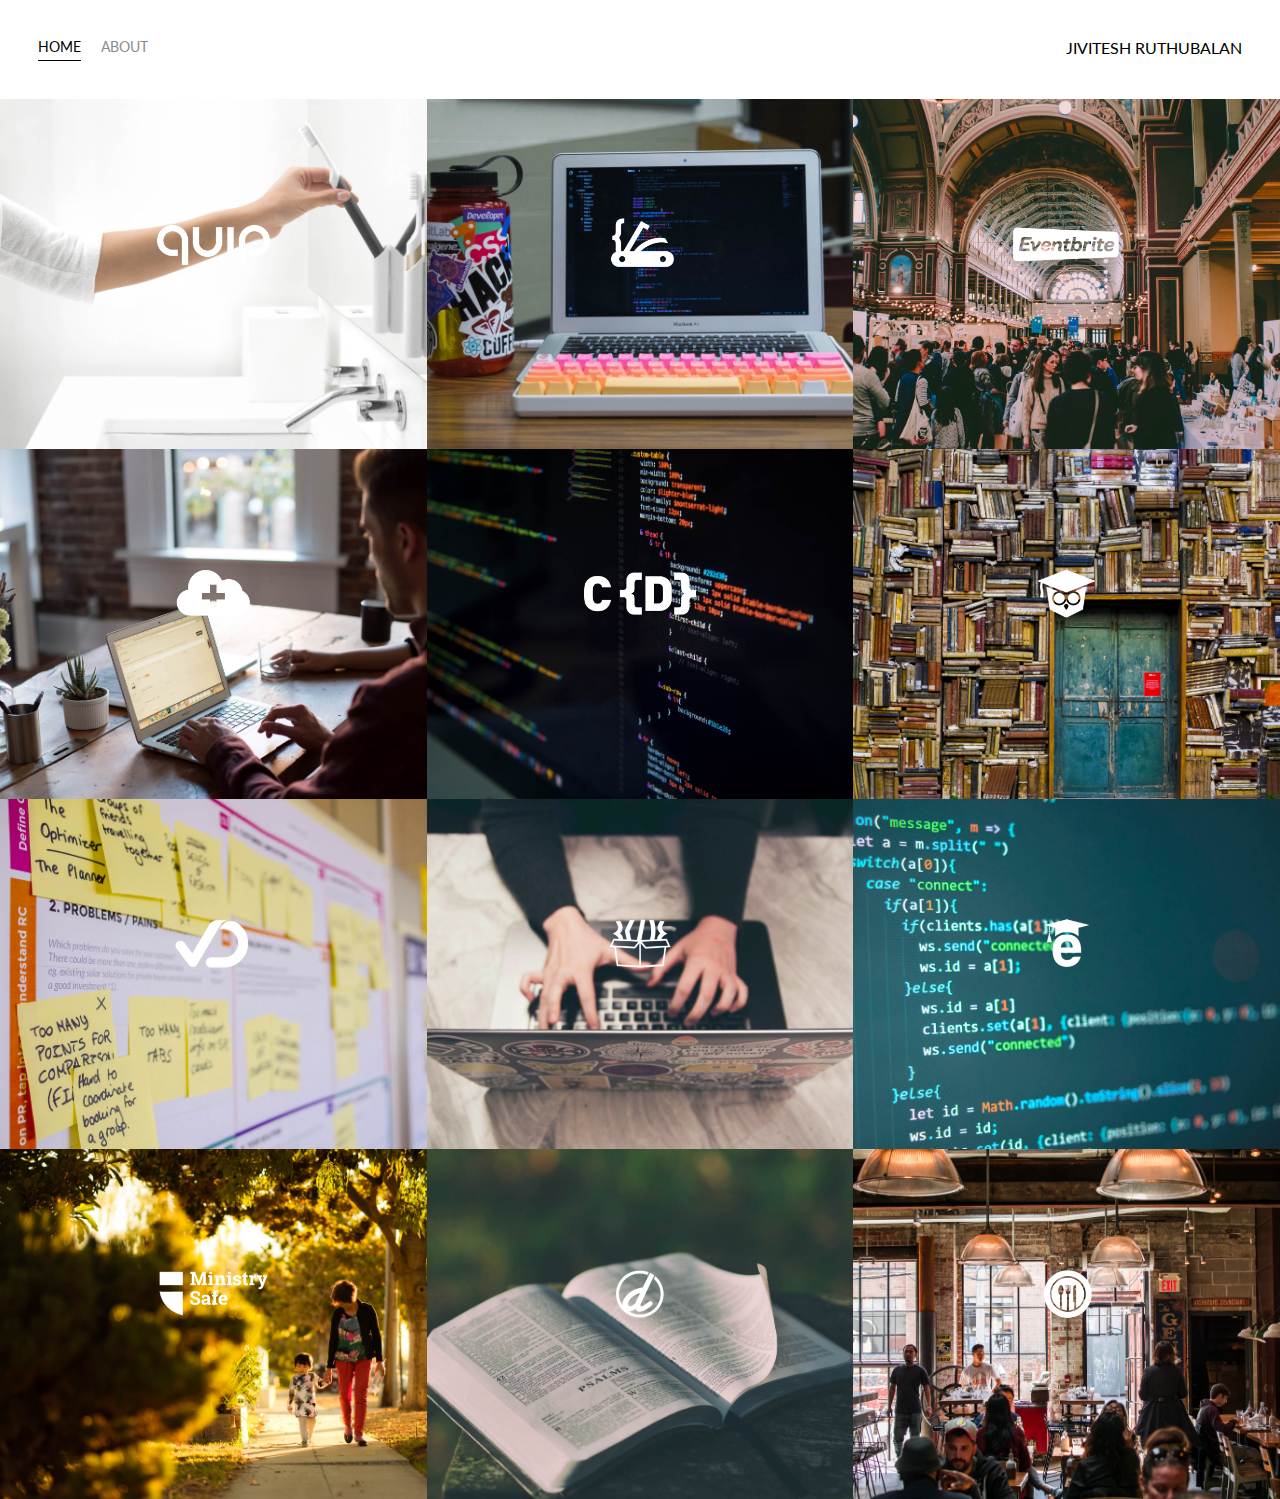
<file: index.html>
<!DOCTYPE html>
<html>
    <head>
        <meta charset="utf-8">
        <title>Page Title</title>
        <link href="https://fonts.googleapis.com/css2?family=Lato:wght@300;400&display=swap" rel="stylesheet">
        <link rel="stylesheet" href="styles.css">
    </head>
    <body>
        <div class="container">
            <div class="navWrapper">
                <div class="leftSide">
                    <div class="navLinkwrapper activeNavLink">
                        <a href="index.html">HOME</a>
                    </div>
                    <div class="navLinkwrapper">
                        <a href="about.html">ABOUT</a>
                    </div>
                </div>

                <div class="rightSide">
                    <div class="brand">
                        <div>JIVITESH RUTHUBALAN</div>
                    </div>  
                </div>
            </div>

            <div class="contentWrapper">
                <div class="portfolioItemsWrapper">
                    <div class="portfolioItemWrapper">
                        <div class="portfolioImgBackground" style="background-image: url(images/portfolio1.jpg)"></div>
                
                        <div class="imgTextWrapper">
                            <div class="logoWrapper">
                                <img src="images/logos/quip.png">
                            </div>

                            <div class="subtitle">
                                First Random Project putforth for content filling purposes.
                            </div>
                        </div>
                    </div>
                    <div class="portfolioItemWrapper">
                        <div class="portfolioImgBackground" style="background-image: url(images/portfolio2.jpg)"></div>

                        <div class="imgTextWrapper">
                            <div class="logoWrapper">
                                <img src="images/logos/devcamp.png">
                            </div>

                            <div class="subtitle">
                                First Random Project putforth for content filling purposes.
                            </div>
                        </div>
                    </div>
                    <div class="portfolioItemWrapper">
                        <div class="portfolioImgBackground" style="background-image: url(images/portfolio3.jpg)"></div>

                        <div class="imgTextWrapper">
                            <div class="logoWrapper">
                                <img src="images/logos/eventbrite.png">
                            </div>

                            <div class="subtitle">
                                First Random Project putforth for content filling purposes.
                            </div>
                        </div>
                    </div>
                    <div class="portfolioItemWrapper">
                        <div class="portfolioImgBackground" style="background-image: url(images/portfolio4.jpg)"></div>

                        <div class="imgTextWrapper">
                            <div class="logoWrapper">
                                <img src="images/logos/shop-hacker.png">
                            </div>

                            <div class="subtitle">
                                First Random Project putforth for content filling purposes.
                            </div>
                        </div>
                    </div>
                    <div class="portfolioItemWrapper">
                        <div class="portfolioImgBackground" style="background-image: url(images/portfolio5.jpg)"></div>

                        <div class="imgTextWrapper">
                            <div class="logoWrapper">
                                <img src="images/logos/crondose.png">
                            </div>

                            <div class="subtitle">
                                First Random Project putforth for content filling purposes.
                            </div>
                        </div>
                    </div>
                    <div class="portfolioItemWrapper">
                        <div class="portfolioImgBackground" style="background-image: url(images/portfolio6.jpg)"></div>

                        <div class="imgTextWrapper">
                            <div class="logoWrapper">
                                <img src="images/logos/dailysmarty.png">
                            </div>

                            <div class="subtitle">
                                First Random Project putforth for content filling purposes.
                            </div>
                        </div>
                    </div>
                    <div class="portfolioItemWrapper">
                        <div class="portfolioImgBackground" style="background-image: url(images/portfolio7.jpg)"></div>

                        <div class="imgTextWrapper">
                            <div class="logoWrapper">
                                <img src="images/logos/dashtrack.png">
                            </div>

                            <div class="subtitle">
                                First Random Project putforth for content filling purposes.
                            </div>
                        </div>
                    </div>
                    <div class="portfolioItemWrapper">
                        <div class="portfolioImgBackground" style="background-image: url(images/portfolio8.jpg)"></div>

                        <div class="imgTextWrapper">
                            <div class="logoWrapper">
                                <img src="images/logos/devtrunk.png">
                            </div>

                            <div class="subtitle">
                                First Random Project putforth for content filling purposes.
                            </div>
                        </div>
                    </div>
                    <div class="portfolioItemWrapper">
                        <div class="portfolioImgBackground" style="background-image: url(images/portfolio9.jpg)"></div>

                        <div class="imgTextWrapper">
                            <div class="logoWrapper">
                                <img src="images/logos/edutechional.png">
                            </div>

                            <div class="subtitle">
                                First Random Project putforth for content filling purposes.
                            </div>
                        </div>
                    </div>
                    <div class="portfolioItemWrapper">
                        <div class="portfolioImgBackground" style="background-image: url(images/portfolio10.jpg)"></div>

                        <div class="imgTextWrapper">
                            <div class="logoWrapper">
                                <img src="images/logos/ministry-safe.png">
                            </div>

                            <div class="subtitle">
                                First Random Project putforth for content filling purposes.
                            </div>
                        </div>
                    </div>
                    <div class="portfolioItemWrapper">
                        <div class="portfolioImgBackground" style="background-image: url(images/portfolio11.jpg)"></div>

                        <div class="imgTextWrapper">
                            <div class="logoWrapper">
                                <img src="images/logos/open-devos.png">
                            </div>

                            <div class="subtitle">
                                First Random Project putforth for content filling purposes.
                            </div>
                        </div>
                    </div>
                    <div class="portfolioItemWrapper">
                        <div class="portfolioImgBackground" style="background-image: url(images/portfolio12.jpg)"></div>
                        <div class="imgTextWrapper">
                            <div class="logoWrapper">
                                <img src="images/logos/toastability.png">
                            </div>

                            <div class="subtitle">
                                First Random Project putforth for content filling purposes.
                            </div>
                        </div>
                    </div>

                </div>
            </div>

        </div>
    </body>
    <script>
        const portfolioItems = document.querySelectorAll('.portfolioItemWrapper')

        portfolioItems.forEach(portfolioItem => {
            portfolioItem.addEventListener('mouseover', () => {
                portfolioItem.childNodes[1].classList.add('imgDarken');
            })
            portfolioItem.addEventListener('mouseout', () => {
                portfolioItem.childNodes[1].classList.remove('imgDarken');
            })
        })
    </script>
</html>
</file>
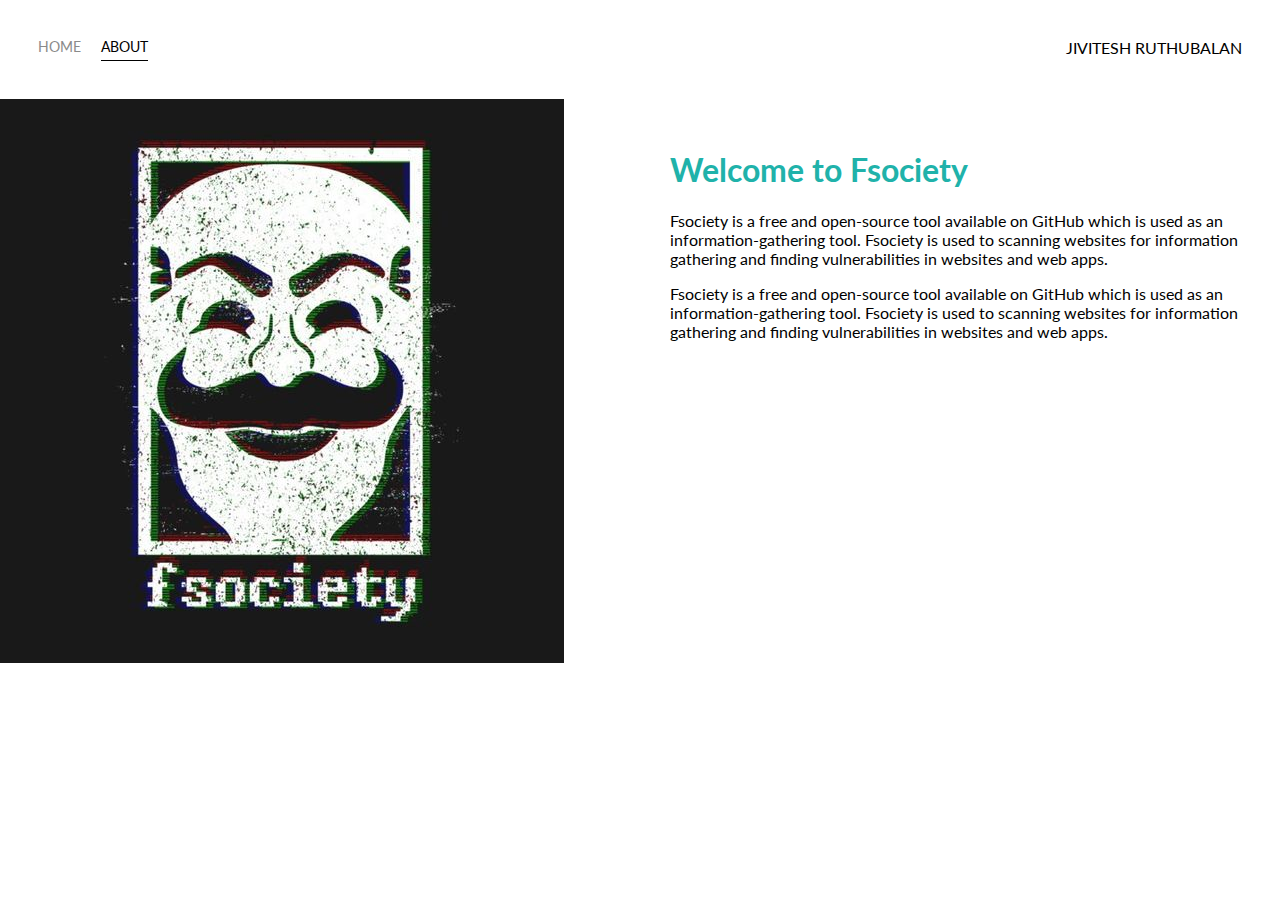
<file: about.html>
<!DOCTYPE html>
<html>
    <head>
        <meta charset="utf-8">
        <title>ABOUT</title>
        <link href="https://fonts.googleapis.com/css2?family=Lato:wght@300;400&display=swap" rel="stylesheet">
        <link rel="stylesheet" href="styles.css">
    </head>
    <body>
        <div class="container">
            <div class="navWrapper">
                <div class="leftSide">
                    <div class="navLinkwrapper">
                        <a href="index.html">HOME</a>
                    </div>
                    <div class="navLinkwrapper activeNavLink">
                        <a href="about.html">ABOUT</a>
                    </div>
                </div>

                <div class="rightSide">
                    <div class="brand">
                        <div>JIVITESH RUTHUBALAN</div>
                    </div>  
                </div>
            </div>

            <div class="contentWrapper"> 
                <div class="twoColumnWrapper">
                    <div class="profileImgWrapper">
                        <img src="images/Fsociety.jpg">
                    </div>

                    <div class="profileContentWrapper">
                        <h1>Welcome to Fsociety</h1>
                        <p>Fsociety is a free and open-source tool available on GitHub which is used as an information-gathering tool. Fsociety is used to scanning websites for information gathering and finding vulnerabilities in websites and web apps.</p>
                        <p>Fsociety is a free and open-source tool available on GitHub which is used as an information-gathering tool. Fsociety is used to scanning websites for information gathering and finding vulnerabilities in websites and web apps.</p>

                    </div>
                </div> 
            </div>

        </div>
    </body>
</html>
</file>
<file: styles.css>
/* Master Styles */
body {
    font-family: "Lato", sans-serif;
    margin: 0px;
}

.container {
    display: grid;
    grid-template-columns: 1fr;
}

/* Nav Styles */
.navWrapper {
    display: flex;
    justify-content: space-between;
    padding: 38px;
}

.leftSide {
    display: flex;
}

.navWrapper > .leftSide > div {
    margin-right: 20px;
    font-size: 0.9em;
}

.navLinkwrapper {
    height: 22px;
    border-bottom: 1px solid transparent;
    transition: border-bottom 0.5s;
}

.navLinkwrapper a {
    color: #8a8a8a;
    text-decoration: none;
    transition: color 0.5s;
}

.navLinkwrapper:hover {
    border-bottom: 1px solid black;
}

.navLinkwrapper a:hover {
    color: black;
}
.activeNavLink{
    border-bottom: 1px solid black;
}
.activeNavLink a {
    color: black !important;
}

/* Portfollio styles */

.portfolioItemsWrapper {
    display: grid;
    grid-template-columns: 1fr 1fr 1fr;
}
  
.portfolioItemWrapper {
    position: relative;
}
  
.portfolioImgBackground {
    height: 350px;
    width: 100%;
    background-size: cover;
    background-position: center;
    background-repeat: no-repeat;
}

.imgTextWrapper {
    position: absolute;
    top: 0;
    display: flex;
    flex-direction: column;
    justify-content: center;
    align-items: center;
    height: 100%;
    text-align: center;
    padding-left: 100px;
    padding-right: 100px;
}

.logoWrapper img {
    width: 50%;
    margin-bottom: 20px;
}

.imgTextWrapper .subtitle {
    transition: 1s;
    font-weight: 600;
    color: transparent;
}

.imgTextWrapper:hover .subtitle {
    font-weight: 600;
    color: lightseagreen;
}
.imgDarken {
    transition: 1s;
    filter: brightness(10%);
}

/* About page styles */

.twoColumnWrapper{
    display: grid;
    grid-template-columns: 1fr 1fr;
}
.profileImgeWrapper{
    width: 100%;
}

.profileContentWrapper{
    padding: 30px;
}
.profileContentWrapper h1 {
    color: lightseagreen;
}
</file>
